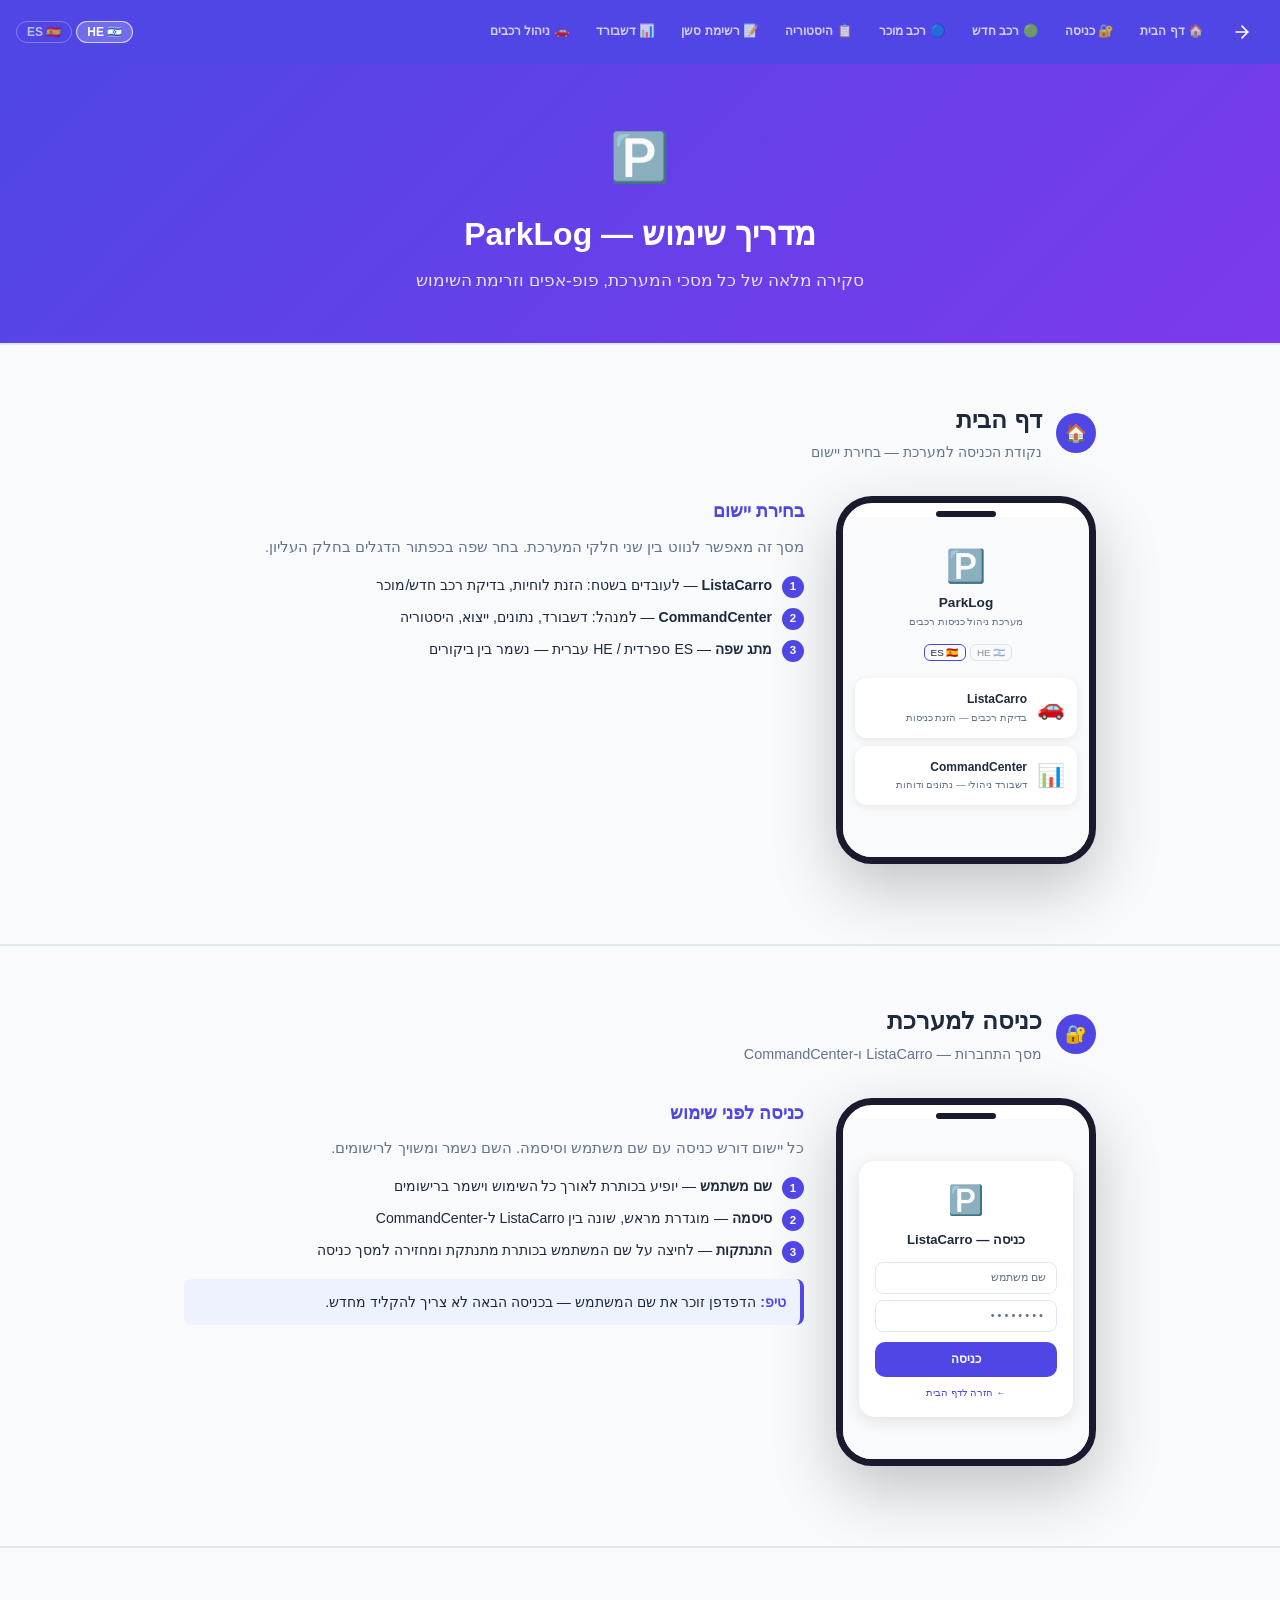
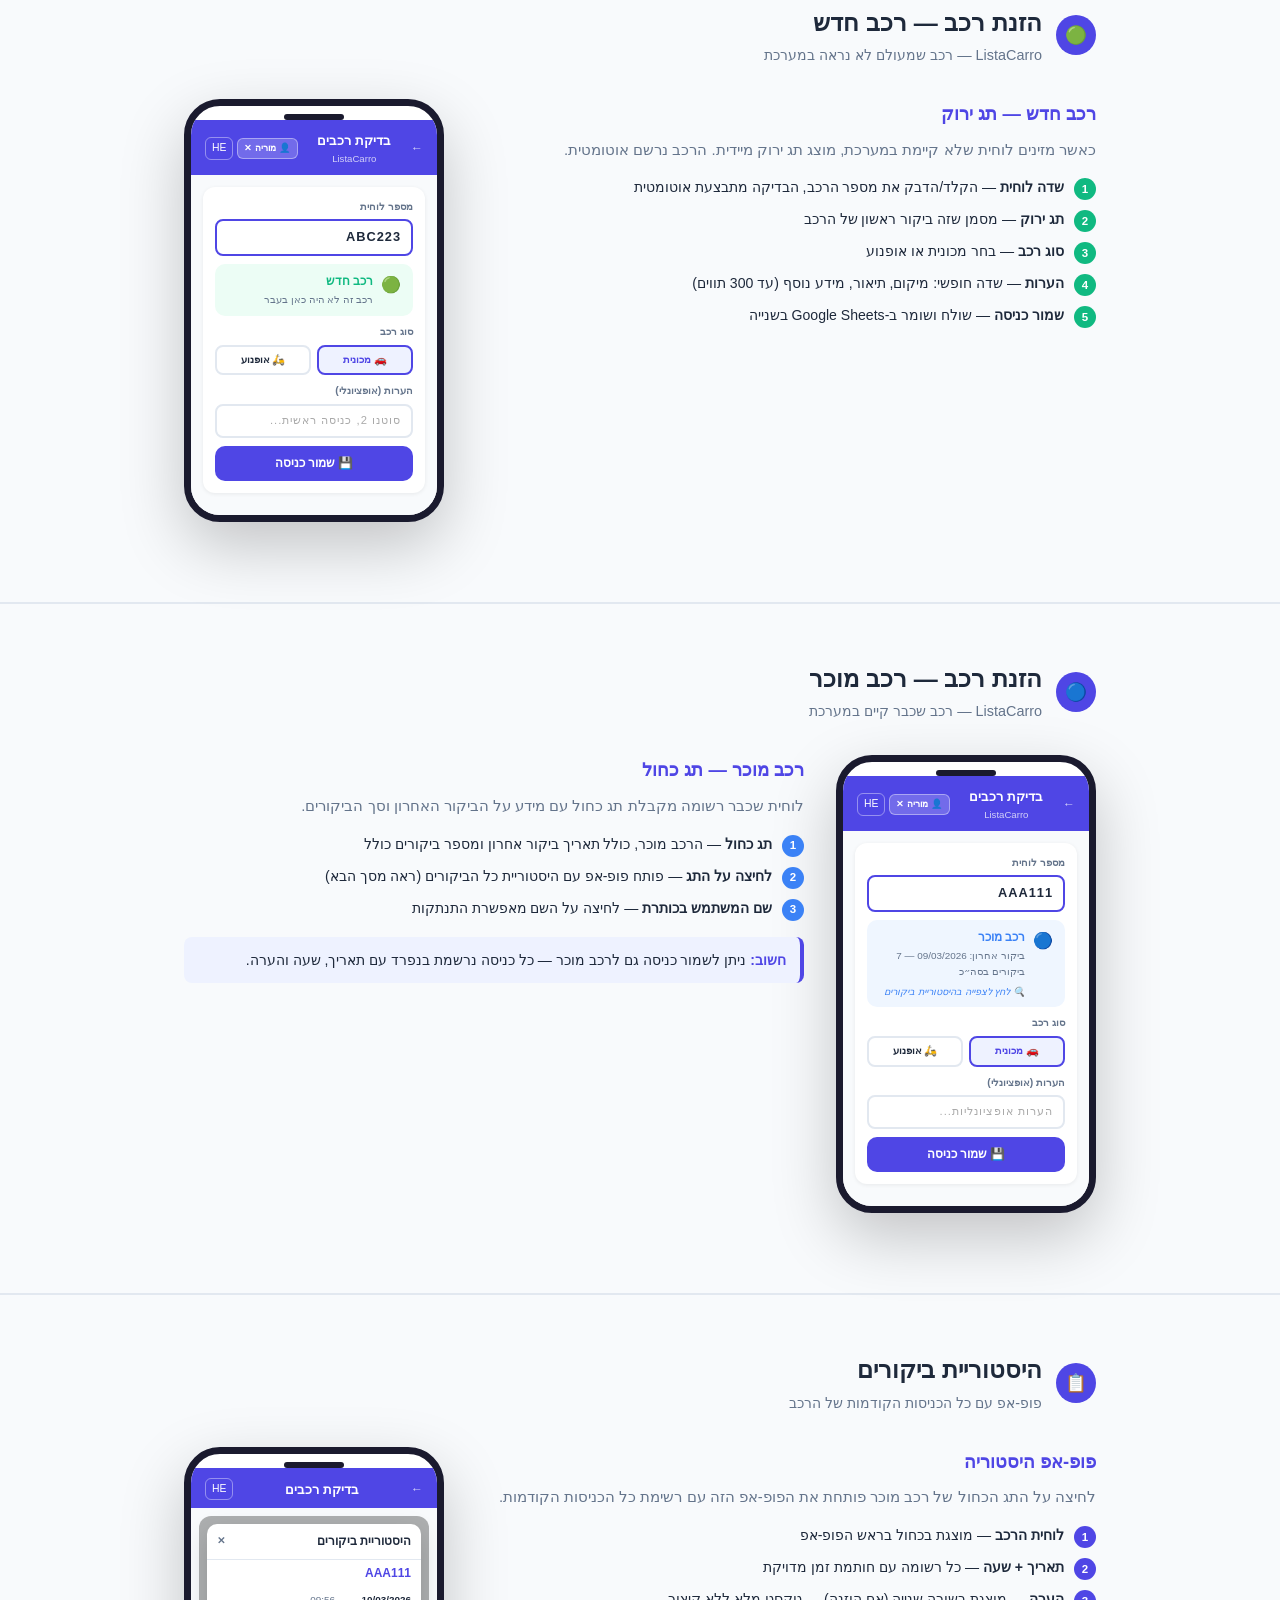
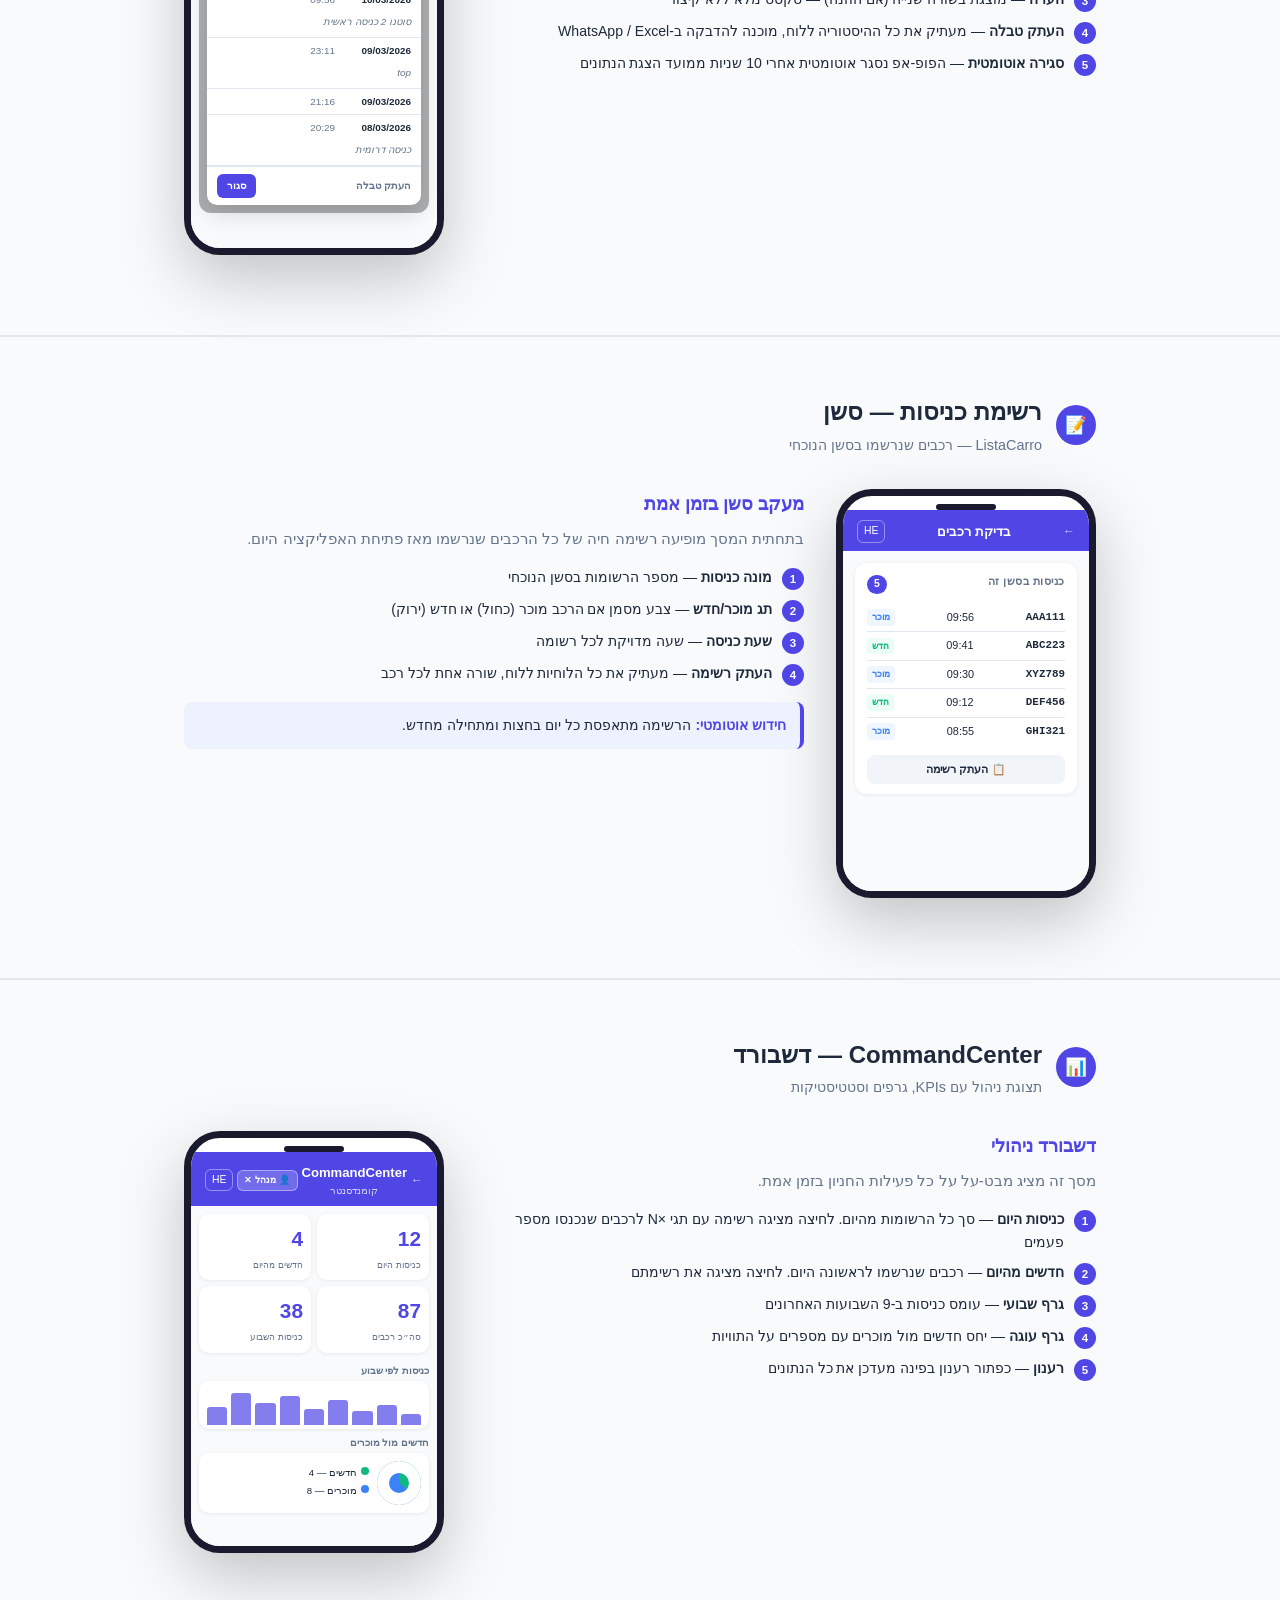
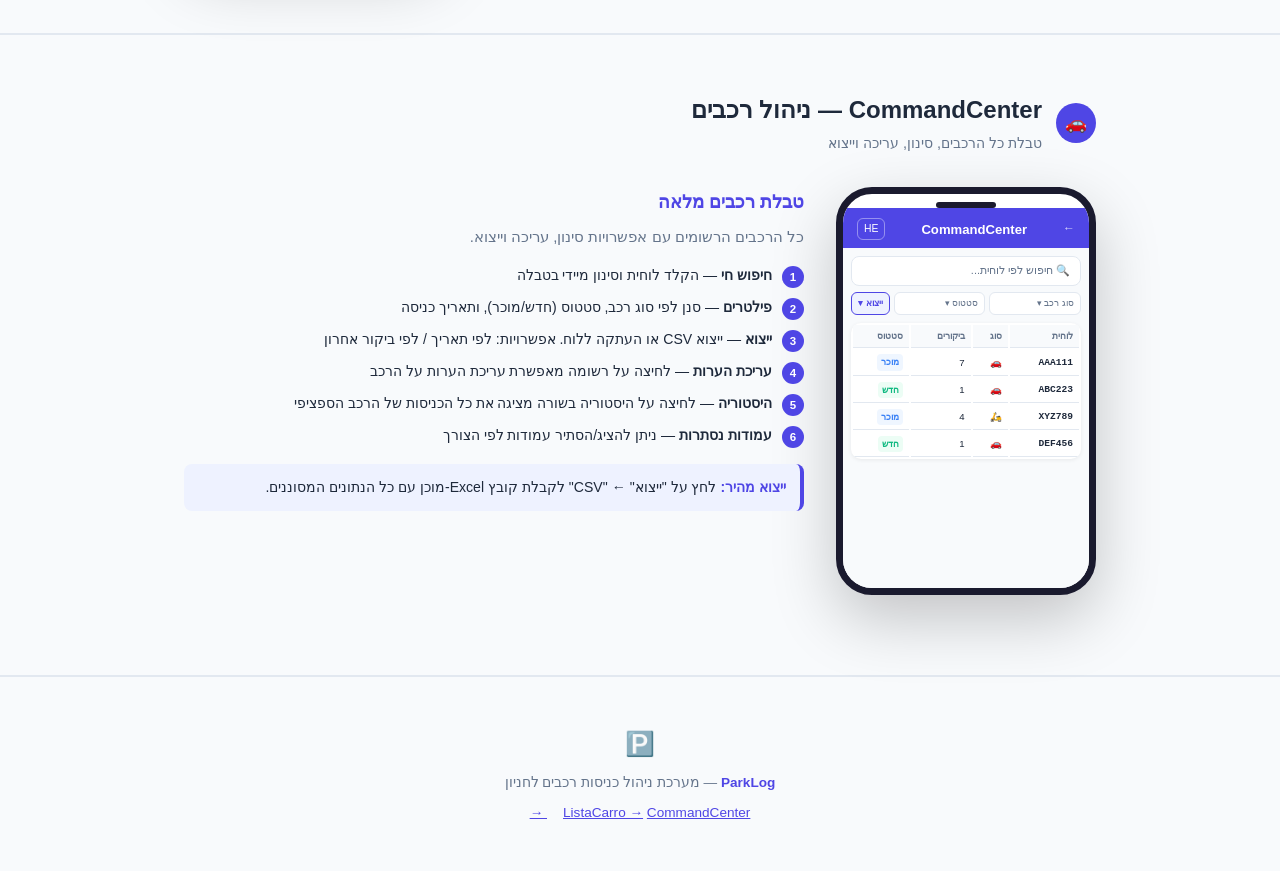
<file: tutorial.html>
<!DOCTYPE html>
<html lang="he" dir="rtl">
<head>
  <meta charset="UTF-8">
  <meta name="viewport" content="width=device-width, initial-scale=1.0">
  <title>מדריך שימוש — ParkLog</title>
  <style>
    *, *::before, *::after { box-sizing: border-box; margin: 0; padding: 0; }
    :root {
      --primary: #4F46E5; --primary-light: #EEF2FF;
      --green: #10B981;   --green-light: #ECFDF5;
      --blue: #3B82F6;    --blue-light: #EFF6FF;
      --text: #1E293B; --muted: #64748B; --border: #E2E8F0; --bg: #F8FAFC;
    }
    body { font-family: -apple-system, BlinkMacSystemFont, 'Segoe UI', sans-serif; background: var(--bg); color: var(--text); line-height: 1.6; }

    /* NAV */
    .toc { position: sticky; top: 0; z-index: 100; background: var(--primary); padding: 10px 16px; display: flex; gap: 6px; align-items: center; }
    /* Only the section links scroll — the back button and lang toggle stay pinned */
    .toc-links { display: flex; gap: 6px; align-items: center; flex: 1; min-width: 0; overflow-x: auto; scrollbar-width: none; }
    .toc-links::-webkit-scrollbar { display: none; }
    .toc a { color: rgba(255,255,255,0.75); text-decoration: none; font-size: 0.78rem; font-weight: 600; white-space: nowrap; padding: 4px 10px; border-radius: 20px; transition: all .2s; }
    .toc a:hover { color: #fff; background: rgba(255,255,255,0.15); }
    /* Back button — mirrors .header-left/.header-back in style.css, which this
       self-contained page does not load. */
    .header-left { display: flex; align-items: center; flex-shrink: 0; }
    .toc .header-back { display: flex; align-items: center; justify-content: center; min-width: 44px; min-height: 44px; flex-shrink: 0; color: #fff; text-decoration: none; padding: 0; border-radius: 20px; }
    .toc .header-back:hover { background: rgba(255,255,255,0.15); }
    [dir="rtl"] .header-back svg { transform: scaleX(-1); }
    .lang-toggle-tut { display: inline-flex; flex-direction: row !important; direction: ltr !important; gap: 4px; flex-shrink: 0; }
    .lang-btn { color: rgba(255,255,255,0.65); background: none; border: 1.5px solid rgba(255,255,255,0.3); font-size: 0.75rem; font-weight: 700; padding: 3px 10px; border-radius: 20px; cursor: pointer; transition: all .2s; white-space: nowrap; }
    .lang-btn.active { color: #fff; background: rgba(255,255,255,0.2); border-color: rgba(255,255,255,0.7); }
    .lang-btn:hover:not(.active) { color: #fff; }

    /* HERO */
    .hero { background: linear-gradient(135deg, #4F46E5 0%, #7C3AED 100%); color: #fff; text-align: center; padding: 56px 24px 48px; }
    .hero-logo { font-size: 3rem; margin-bottom: 12px; }
    .hero h1 { font-size: 2rem; font-weight: 800; margin-bottom: 8px; }
    .hero p { font-size: 1.05rem; opacity: 0.85; max-width: 480px; margin: 0 auto; }

    /* SECTION */
    .section { max-width: 960px; margin: 0 auto; padding: 56px 24px 32px; }
    .section-header { display: flex; align-items: center; gap: 14px; margin-bottom: 32px; }
    .section-num { width: 40px; height: 40px; background: var(--primary); color: #fff; border-radius: 50%; display: flex; align-items: center; justify-content: center; font-size: 1.1rem; font-weight: 800; flex-shrink: 0; }
    .section-header h2 { font-size: 1.5rem; font-weight: 800; }
    .section-header p { font-size: 0.9rem; color: var(--muted); margin-top: 2px; }
    .divider { border: none; border-top: 2px solid var(--border); margin: 0; }

    /* SCREEN CARD */
    .screen-row { display: flex; gap: 32px; align-items: flex-start; margin-bottom: 48px; flex-wrap: wrap; }
    .screen-row.reverse { flex-direction: row-reverse; }
    .screen-info { flex: 1; min-width: 240px; }
    .screen-info h3 { font-size: 1.15rem; font-weight: 700; margin-bottom: 10px; color: var(--primary); }
    .screen-info p { color: var(--muted); font-size: 0.93rem; margin-bottom: 14px; }
    .callout-list { list-style: none; display: flex; flex-direction: column; gap: 8px; }
    .callout-list li { display: flex; gap: 10px; align-items: flex-start; font-size: 0.88rem; }
    .callout-num { width: 22px; height: 22px; background: var(--primary); color: #fff; border-radius: 50%; display: flex; align-items: center; justify-content: center; font-size: 0.72rem; font-weight: 700; flex-shrink: 0; margin-top: 2px; }
    .callout-num.green { background: var(--green); }
    .callout-num.blue  { background: var(--blue); }

    /* PHONE */
    .phone-wrap { display: flex; justify-content: center; flex-shrink: 0; }
    .phone { width: 260px; border-radius: 36px; border: 7px solid #1a1a2e; box-shadow: 0 24px 64px rgba(0,0,0,.22); overflow: hidden; background: #fff; }
    .phone::before { content: ''; display: block; width: 60px; height: 6px; background: #1a1a2e; border-radius: 3px; margin: 8px auto 0; }

    /* PHONE COMPONENTS */
    .ph-header { background: var(--primary); color: #fff; padding: 10px 14px 8px; display: flex; align-items: center; justify-content: space-between; }
    .ph-back { font-size: .75rem; opacity: .8; }
    .ph-lang { font-size: .65rem; border: 1px solid rgba(255,255,255,.4); border-radius: 6px; padding: 2px 6px; }
    .ph-user-btn { background: rgba(255,255,255,.2); border: 1px solid rgba(255,255,255,.4); color: #fff; border-radius: 6px; padding: 2px 6px; font-size: .58rem; font-weight: 600; }
    .ph-body { padding: 12px; background: var(--bg); min-height: 340px; }
    .ph-card { background: #fff; border-radius: 12px; padding: 12px; margin-bottom: 10px; box-shadow: 0 1px 4px rgba(0,0,0,.07); }
    .ph-label { font-size: .65rem; font-weight: 600; color: var(--muted); margin-bottom: 4px; }
    .ph-input { border: 2px solid var(--border); border-radius: 8px; padding: 6px 10px; font-size: .8rem; font-weight: 700; letter-spacing: 1px; margin-bottom: 8px; background: #fff; }
    .ph-input.focused { border-color: var(--primary); }
    .ph-badge { border-radius: 10px; padding: 8px 12px; display: flex; gap: 8px; align-items: flex-start; margin-bottom: 8px; }
    .ph-badge.new { background: var(--green-light); }
    .ph-badge.known { background: var(--blue-light); }
    .ph-badge-icon { font-size: 1rem; flex-shrink: 0; }
    .ph-badge-title { font-size: .72rem; font-weight: 700; }
    .ph-badge-sub { font-size: .62rem; color: var(--muted); margin-top: 2px; }
    .ph-badge-hint { font-size: .6rem; color: var(--blue); margin-top: 4px; font-style: italic; }
    .ph-btn { background: var(--primary); color: #fff; border-radius: 10px; padding: 8px 14px; font-size: .75rem; font-weight: 700; text-align: center; margin-top: 6px; }
    .ph-btn.block { display: block; width: 100%; }
    .ph-type-row { display: flex; gap: 6px; margin-bottom: 8px; }
    .ph-type-btn { flex: 1; text-align: center; padding: 5px; border-radius: 8px; font-size: .65rem; font-weight: 600; border: 2px solid var(--border); background: #fff; }
    .ph-type-btn.active { border-color: var(--primary); background: var(--primary-light); color: var(--primary); }
    .ph-section-title { font-size: .68rem; font-weight: 700; color: var(--muted); text-transform: uppercase; letter-spacing: .5px; margin-bottom: 6px; }
    .ph-session-item { display: flex; justify-content: space-between; align-items: center; padding: 5px 0; border-bottom: 1px solid var(--border); font-size: .68rem; }
    .ph-session-placa { font-weight: 700; font-family: monospace; }
    .ph-session-badge { font-size: .58rem; border-radius: 4px; padding: 1px 5px; font-weight: 700; }
    .ph-session-badge.known { background: var(--blue-light); color: var(--blue); }
    .ph-session-badge.new  { background: var(--green-light); color: var(--green); }
    .ph-modal-overlay { background: rgba(0,0,0,.3); border-radius: 12px; padding: 8px; margin-bottom: 8px; }
    .ph-modal { background: #fff; border-radius: 10px; overflow: hidden; box-shadow: 0 8px 24px rgba(0,0,0,.15); }
    .ph-modal-header { display: flex; justify-content: space-between; align-items: center; padding: 8px 10px; border-bottom: 1px solid var(--border); }
    .ph-modal-header span { font-size: .72rem; font-weight: 700; }
    .ph-modal-header .ph-close { font-size: .65rem; color: var(--muted); }
    .ph-modal-plate { padding: 4px 10px; font-size: .75rem; font-weight: 800; color: var(--primary); }
    .ph-history-row { display: flex; gap: 6px; padding: 5px 10px; border-bottom: 1px solid var(--border); font-size: .62rem; flex-wrap: wrap; }
    .ph-history-date { font-weight: 700; min-width: 70px; }
    .ph-history-time { color: var(--muted); }
    .ph-history-note { color: var(--muted); font-style: italic; flex: 0 0 100%; padding-bottom: 2px; }
    .ph-modal-footer { display: flex; justify-content: space-between; align-items: center; padding: 7px 10px; border-top: 1px solid var(--border); }
    .ph-modal-footer .ph-copy-btn { font-size: .62rem; color: var(--muted); font-weight: 600; }
    .ph-modal-footer .ph-close-btn { background: var(--primary); color: #fff; border-radius: 6px; padding: 4px 10px; font-size: .62rem; font-weight: 700; }
    .ph-kpi-grid { display: grid; grid-template-columns: 1fr 1fr; gap: 6px; margin-bottom: 10px; }
    .ph-kpi { background: #fff; border-radius: 10px; padding: 8px; box-shadow: 0 1px 4px rgba(0,0,0,.07); }
    .ph-kpi-val { font-size: 1.3rem; font-weight: 800; color: var(--primary); }
    .ph-kpi-lbl { font-size: .58rem; color: var(--muted); margin-top: 2px; }
    .ph-chart-bar { display: flex; align-items: flex-end; gap: 4px; height: 48px; background: #fff; border-radius: 10px; padding: 8px 8px 4px; margin-bottom: 6px; box-shadow: 0 1px 4px rgba(0,0,0,.07); }
    .ph-bar { flex: 1; background: var(--primary); border-radius: 3px 3px 0 0; opacity: .7; }
    .ph-donut-wrap { background: #fff; border-radius: 10px; padding: 8px; display: flex; align-items: center; gap: 8px; box-shadow: 0 1px 4px rgba(0,0,0,.07); }
    .ph-donut { width: 44px; height: 44px; border-radius: 50%; background: conic-gradient(var(--green) 0% 35%, var(--blue) 35% 100%); flex-shrink: 0; box-shadow: inset 0 0 0 12px #fff; }
    .ph-donut-legend { font-size: .6rem; }
    .ph-donut-legend div { display: flex; align-items: center; gap: 4px; margin-bottom: 3px; }
    .ph-dot { width: 8px; height: 8px; border-radius: 50%; flex-shrink: 0; }
    .ph-table { width: 100%; font-size: .58rem; }
    .ph-table th { background: var(--bg); padding: 4px 6px; text-align: right; color: var(--muted); font-weight: 600; border-bottom: 1px solid var(--border); }
    .ph-table td { padding: 4px 6px; border-bottom: 1px solid var(--border); font-size: .6rem; }
    .ph-status { display: inline-block; padding: 1px 4px; border-radius: 4px; font-weight: 700; font-size: .55rem; }
    .ph-status.known { background: var(--blue-light); color: var(--blue); }
    .ph-status.new   { background: var(--green-light); color: var(--green); }
    .ph-login-body { padding: 20px 16px; background: var(--bg); min-height: 340px; display: flex; align-items: center; }
    .ph-login-card { background: #fff; border-radius: 16px; padding: 16px; width: 100%; box-shadow: 0 4px 16px rgba(0,0,0,.1); text-align: center; }
    .ph-login-logo { font-size: 1.8rem; margin-bottom: 6px; }
    .ph-login-title { font-size: .82rem; font-weight: 700; margin-bottom: 12px; }
    .ph-login-field { border: 1.5px solid var(--border); border-radius: 8px; padding: 6px 10px; font-size: .7rem; margin-bottom: 6px; text-align: right; width: 100%; color: var(--muted); }
    .ph-landing-body { padding: 14px 12px; background: var(--bg); min-height: 340px; }
    .ph-landing-hero { text-align: center; padding: 10px 0 14px; }
    .ph-landing-logo { font-size: 2rem; }
    .ph-landing-title { font-size: .85rem; font-weight: 800; }
    .ph-landing-sub { font-size: .62rem; color: var(--muted); }
    .ph-landing-card { background: #fff; border-radius: 12px; padding: 12px; margin-bottom: 8px; box-shadow: 0 2px 8px rgba(0,0,0,.08); display: flex; gap: 10px; align-items: center; }
    .ph-landing-icon { font-size: 1.4rem; }
    .ph-landing-card h5 { font-size: .75rem; font-weight: 700; }
    .ph-landing-card p  { font-size: .6rem; color: var(--muted); }

    /* TIP BOX */
    .tip-box { background: var(--primary-light); border-right: 4px solid var(--primary); border-radius: 8px; padding: 12px 14px; font-size: .88rem; margin-top: 16px; color: var(--text); }
    .tip-box strong { color: var(--primary); }
    [dir="ltr"] .tip-box { border-right: none; border-left: 4px solid var(--primary); }

    /* FOOTER */
    .footer { text-align: center; padding: 48px 24px; color: var(--muted); font-size: .85rem; }
    .footer strong { color: var(--primary); }

    @media (max-width: 640px) {
      .screen-row, .screen-row.reverse { flex-direction: column; align-items: center; }
      .hero h1 { font-size: 1.5rem; }
      .section { padding: 36px 16px 24px; }
    }
  </style>
</head>
<body>

<!-- NAV -->
<nav class="toc">
  <div class="header-left">
    <a href="index2.html" class="header-back" aria-label="Back">
      <svg xmlns="http://www.w3.org/2000/svg" width="20" height="20" viewBox="0 0 24 24" fill="none" stroke="currentColor" stroke-width="2" stroke-linecap="round" stroke-linejoin="round" aria-hidden="true"><path d="m12 19-7-7 7-7"/><path d="M19 12H5"/></svg>
    </a>
  </div>
  <div class="toc-links">
  <a href="#s0" data-t="nav.s0">🏠 דף הבית</a>
  <a href="#s1" data-t="nav.s1">🔐 כניסה</a>
  <a href="#s2" data-t="nav.s2">🟢 רכב חדש</a>
  <a href="#s3" data-t="nav.s3">🔵 רכב מוכר</a>
  <a href="#s4" data-t="nav.s4">📋 היסטוריה</a>
  <a href="#s5" data-t="nav.s5">📝 רשימת סשן</a>
  <a href="#s6" data-t="nav.s6">📊 דשבורד</a>
  <a href="#s7" data-t="nav.s7">🚗 ניהול רכבים</a>
  </div>
  <div class="lang-toggle-tut">
    <button class="lang-btn" data-lang="es" onclick="switchLang('es')">ES 🇪🇸</button>
    <button class="lang-btn active" data-lang="he" onclick="switchLang('he')">HE 🇮🇱</button>
  </div>
</nav>

<!-- HERO -->
<div class="hero">
  <div class="hero-logo">🅿️</div>
  <h1 data-t="hero.title">מדריך שימוש — ParkLog</h1>
  <p data-t="hero.sub">סקירה מלאה של כל מסכי המערכת, פופ-אפים וזרימת השימוש</p>
</div>
<hr class="divider">

<!-- ══ S0: Landing ══ -->
<section class="section" id="s0">
  <div class="section-header">
    <div class="section-num">🏠</div>
    <div>
      <h2 data-t="s0.h2">דף הבית</h2>
      <p data-t="s0.sub">נקודת הכניסה למערכת — בחירת יישום</p>
    </div>
  </div>
  <div class="screen-row">
    <div class="phone-wrap"><div class="phone">
      <div class="ph-landing-body">
        <div class="ph-landing-hero">
          <div class="ph-landing-logo">🅿️</div>
          <div class="ph-landing-title">ParkLog</div>
          <div class="ph-landing-sub" data-t="ph.s0.sub">מערכת ניהול כניסות רכבים</div>
          <div style="margin-top:8px">
            <span style="border:1.5px solid #4F46E5;border-radius:6px;padding:2px 6px;font-size:.62rem;margin-left:4px">ES 🇪🇸</span>
            <span style="border:1.5px solid #ccc;border-radius:6px;padding:2px 6px;font-size:.62rem;opacity:.5">HE 🇮🇱</span>
          </div>
        </div>
        <div class="ph-landing-card"><div class="ph-landing-icon">🚗</div><div><h5>ListaCarro</h5><p data-t="ph.s0.ve">בדיקת רכבים — הזנת כניסות</p></div></div>
        <div class="ph-landing-card"><div class="ph-landing-icon">📊</div><div><h5>CommandCenter</h5><p data-t="ph.s0.cc">דשבורד ניהולי — נתונים ודוחות</p></div></div>
      </div>
    </div></div>
    <div class="screen-info">
      <h3 data-t="s0.h3">בחירת יישום</h3>
      <p data-t="s0.p">מסך זה מאפשר לנווט בין שני חלקי המערכת. בחר שפה בכפתור הדגלים בחלק העליון.</p>
      <ul class="callout-list">
        <li><div class="callout-num">1</div><span data-t="s0.c1"><strong>ListaCarro</strong> — לעובדים בשטח: הזנת לוחיות, בדיקת רכב חדש/מוכר</span></li>
        <li><div class="callout-num">2</div><span data-t="s0.c2"><strong>CommandCenter</strong> — למנהל: דשבורד, נתונים, ייצוא, היסטוריה</span></li>
        <li><div class="callout-num">3</div><span data-t="s0.c3"><strong>מתג שפה</strong> — ES ספרדית / HE עברית — נשמר בין ביקורים</span></li>
      </ul>
    </div>
  </div>
</section>
<hr class="divider">

<!-- ══ S1: Login ══ -->
<section class="section" id="s1">
  <div class="section-header">
    <div class="section-num">🔐</div>
    <div>
      <h2 data-t="s1.h2">כניסה למערכת</h2>
      <p data-t="s1.sub">מסך התחברות — ListaCarro ו-CommandCenter</p>
    </div>
  </div>
  <div class="screen-row">
    <div class="phone-wrap"><div class="phone">
      <div class="ph-login-body"><div class="ph-login-card">
        <div class="ph-login-logo">🅿️</div>
        <div class="ph-login-title" data-t="ph.s1.title">כניסה — ListaCarro</div>
        <div class="ph-login-field" data-t="ph.s1.user">שם משתמש</div>
        <div class="ph-login-field" style="margin-bottom:10px;letter-spacing:3px">••••••••</div>
        <div class="ph-btn block" style="font-size:.75rem" data-t="ph.s1.btn">כניסה</div>
        <div style="margin-top:8px;font-size:.62rem;color:#4F46E5;text-align:center" data-t="ph.s1.back">← חזרה לדף הבית</div>
      </div></div>
    </div></div>
    <div class="screen-info">
      <h3 data-t="s1.h3">כניסה לפני שימוש</h3>
      <p data-t="s1.p">כל יישום דורש כניסה עם שם משתמש וסיסמה. השם נשמר ומשויך לרישומים.</p>
      <ul class="callout-list">
        <li><div class="callout-num">1</div><span data-t="s1.c1"><strong>שם משתמש</strong> — יופיע בכותרת לאורך כל השימוש וישמר ברישומים</span></li>
        <li><div class="callout-num">2</div><span data-t="s1.c2"><strong>סיסמה</strong> — מוגדרת מראש, שונה בין ListaCarro ל-CommandCenter</span></li>
        <li><div class="callout-num">3</div><span data-t="s1.c3"><strong>התנתקות</strong> — לחיצה על שם המשתמש בכותרת מתנתקת ומחזירה למסך כניסה</span></li>
      </ul>
      <div class="tip-box" data-t="s1.tip"><strong>טיפ:</strong> הדפדפן זוכר את שם המשתמש — בכניסה הבאה לא צריך להקליד מחדש.</div>
    </div>
  </div>
</section>
<hr class="divider">

<!-- ══ S2: New Vehicle ══ -->
<section class="section" id="s2">
  <div class="section-header">
    <div class="section-num">🟢</div>
    <div>
      <h2 data-t="s2.h2">הזנת רכב — רכב חדש</h2>
      <p data-t="s2.sub">ListaCarro — רכב שמעולם לא נראה במערכת</p>
    </div>
  </div>
  <div class="screen-row reverse">
    <div class="phone-wrap"><div class="phone">
      <div class="ph-header">
        <div class="ph-back">←</div>
        <div style="text-align:center">
          <div style="font-size:.82rem;font-weight:700" data-t="ph.ve.title">בדיקת רכבים</div>
          <div style="font-size:.6rem;opacity:.75" data-t="ph.ve.subtitle">ListaCarro</div>
        </div>
        <div style="display:flex;gap:4px;align-items:center">
          <div class="ph-user-btn" data-t="ph.user">👤 מוריה ✕</div>
          <div class="ph-lang" data-t="ph.lang">HE</div>
        </div>
      </div>
      <div class="ph-body"><div class="ph-card">
        <div class="ph-label" data-t="ph.label.plate">מספר לוחית</div>
        <div class="ph-input focused">ABC223</div>
        <div class="ph-badge new">
          <div class="ph-badge-icon">🟢</div>
          <div>
            <div class="ph-badge-title" style="color:#10B981" data-t="ph.badge.new.title">רכב חדש</div>
            <div class="ph-badge-sub" data-t="ph.badge.new.sub">רכב זה לא היה כאן בעבר</div>
          </div>
        </div>
        <div class="ph-label" data-t="ph.label.tipo">סוג רכב</div>
        <div class="ph-type-row">
          <div class="ph-type-btn active" data-t="ph.tipo.auto">🚗 מכונית</div>
          <div class="ph-type-btn" data-t="ph.tipo.moto">🛵 אופנוע</div>
        </div>
        <div class="ph-label" data-t="ph.label.notes">הערות (אופציונלי)</div>
        <div class="ph-input" style="color:#aaa;font-weight:400;font-size:.7rem" data-t="ph.notes.ph">סוטנו 2, כניסה ראשית...</div>
        <div class="ph-btn block" data-t="ph.btn.save">💾 שמור כניסה</div>
      </div></div>
    </div></div>
    <div class="screen-info">
      <h3 data-t="s2.h3">רכב חדש — תג ירוק</h3>
      <p data-t="s2.p">כאשר מזינים לוחית שלא קיימת במערכת, מוצג תג ירוק מיידית. הרכב נרשם אוטומטית.</p>
      <ul class="callout-list">
        <li><div class="callout-num green">1</div><span data-t="s2.c1"><strong>שדה לוחית</strong> — הקלד/הדבק את מספר הרכב, הבדיקה מתבצעת אוטומטית</span></li>
        <li><div class="callout-num green">2</div><span data-t="s2.c2"><strong>תג ירוק</strong> — מסמן שזה ביקור ראשון של הרכב</span></li>
        <li><div class="callout-num green">3</div><span data-t="s2.c3"><strong>סוג רכב</strong> — בחר מכונית או אופנוע</span></li>
        <li><div class="callout-num green">4</div><span data-t="s2.c4"><strong>הערות</strong> — שדה חופשי: מיקום, תיאור, מידע נוסף (עד 300 תווים)</span></li>
        <li><div class="callout-num green">5</div><span data-t="s2.c5"><strong>שמור כניסה</strong> — שולח ושומר ב-Google Sheets בשנייה</span></li>
      </ul>
    </div>
  </div>
</section>
<hr class="divider">

<!-- ══ S3: Known Vehicle ══ -->
<section class="section" id="s3">
  <div class="section-header">
    <div class="section-num">🔵</div>
    <div>
      <h2 data-t="s3.h2">הזנת רכב — רכב מוכר</h2>
      <p data-t="s3.sub">ListaCarro — רכב שכבר קיים במערכת</p>
    </div>
  </div>
  <div class="screen-row">
    <div class="phone-wrap"><div class="phone">
      <div class="ph-header">
        <div class="ph-back">←</div>
        <div style="text-align:center">
          <div style="font-size:.82rem;font-weight:700" data-t="ph.ve.title">בדיקת רכבים</div>
          <div style="font-size:.6rem;opacity:.75" data-t="ph.ve.subtitle">ListaCarro</div>
        </div>
        <div style="display:flex;gap:4px;align-items:center">
          <div class="ph-user-btn" data-t="ph.user">👤 מוריה ✕</div>
          <div class="ph-lang" data-t="ph.lang">HE</div>
        </div>
      </div>
      <div class="ph-body"><div class="ph-card">
        <div class="ph-label" data-t="ph.label.plate">מספר לוחית</div>
        <div class="ph-input focused">AAA111</div>
        <div class="ph-badge known" style="cursor:pointer">
          <div class="ph-badge-icon">🔵</div>
          <div>
            <div class="ph-badge-title" style="color:#3B82F6" data-t="ph.badge.known.title">רכב מוכר</div>
            <div class="ph-badge-sub" data-t="ph.badge.known.sub">ביקור אחרון: 09/03/2026 — 7 ביקורים בסה"כ</div>
            <div class="ph-badge-hint" data-t="ph.badge.known.hint">🔍 לחץ לצפייה בהיסטוריית ביקורים</div>
          </div>
        </div>
        <div class="ph-label" data-t="ph.label.tipo">סוג רכב</div>
        <div class="ph-type-row">
          <div class="ph-type-btn active" data-t="ph.tipo.auto">🚗 מכונית</div>
          <div class="ph-type-btn" data-t="ph.tipo.moto">🛵 אופנוע</div>
        </div>
        <div class="ph-label" data-t="ph.label.notes">הערות (אופציונלי)</div>
        <div class="ph-input" style="color:#aaa;font-weight:400;font-size:.7rem" data-t="ph.notes.ph2">הערות אופציונליות...</div>
        <div class="ph-btn block" data-t="ph.btn.save">💾 שמור כניסה</div>
      </div></div>
    </div></div>
    <div class="screen-info">
      <h3 data-t="s3.h3">רכב מוכר — תג כחול</h3>
      <p data-t="s3.p">לוחית שכבר רשומה מקבלת תג כחול עם מידע על הביקור האחרון וסך הביקורים.</p>
      <ul class="callout-list">
        <li><div class="callout-num blue">1</div><span data-t="s3.c1"><strong>תג כחול</strong> — הרכב מוכר, כולל תאריך ביקור אחרון ומספר ביקורים כולל</span></li>
        <li><div class="callout-num blue">2</div><span data-t="s3.c2"><strong>לחיצה על התג</strong> — פותח פופ-אפ עם היסטוריית כל הביקורים (ראה מסך הבא)</span></li>
        <li><div class="callout-num blue">3</div><span data-t="s3.c3"><strong>שם המשתמש בכותרת</strong> — לחיצה על השם מאפשרת התנתקות</span></li>
      </ul>
      <div class="tip-box" data-t="s3.tip"><strong>חשוב:</strong> ניתן לשמור כניסה גם לרכב מוכר — כל כניסה נרשמת בנפרד עם תאריך, שעה והערה.</div>
    </div>
  </div>
</section>
<hr class="divider">

<!-- ══ S4: History ══ -->
<section class="section" id="s4">
  <div class="section-header">
    <div class="section-num">📋</div>
    <div>
      <h2 data-t="s4.h2">היסטוריית ביקורים</h2>
      <p data-t="s4.sub">פופ-אפ עם כל הכניסות הקודמות של הרכב</p>
    </div>
  </div>
  <div class="screen-row reverse">
    <div class="phone-wrap"><div class="phone">
      <div class="ph-header">
        <div class="ph-back">←</div>
        <div style="text-align:center">
          <div style="font-size:.82rem;font-weight:700" data-t="ph.ve.title">בדיקת רכבים</div>
        </div>
        <div class="ph-lang" data-t="ph.lang">HE</div>
      </div>
      <div class="ph-body" style="padding:8px">
        <div class="ph-modal-overlay"><div class="ph-modal">
          <div class="ph-modal-header">
            <span data-t="ph.history.title">היסטוריית ביקורים</span>
            <span class="ph-close">✕</span>
          </div>
          <div class="ph-modal-plate">AAA111</div>
          <div class="ph-history-row">
            <span class="ph-history-date">10/03/2026</span>
            <span class="ph-history-time">09:56</span>
            <span class="ph-history-note" data-t="ph.history.note1">סוטנו 2 כניסה ראשית</span>
          </div>
          <div class="ph-history-row">
            <span class="ph-history-date">09/03/2026</span>
            <span class="ph-history-time">23:11</span>
            <span class="ph-history-note">top</span>
          </div>
          <div class="ph-history-row">
            <span class="ph-history-date">09/03/2026</span>
            <span class="ph-history-time">21:16</span>
          </div>
          <div class="ph-history-row">
            <span class="ph-history-date">08/03/2026</span>
            <span class="ph-history-time">20:29</span>
            <span class="ph-history-note" data-t="ph.history.note2">כניסה דרומית</span>
          </div>
          <div class="ph-modal-footer">
            <span class="ph-copy-btn" data-t="ph.copy.table">העתק טבלה</span>
            <span class="ph-close-btn" data-t="ph.close">סגור</span>
          </div>
        </div></div>
      </div>
    </div></div>
    <div class="screen-info">
      <h3 data-t="s4.h3">פופ-אפ היסטוריה</h3>
      <p data-t="s4.p">לחיצה על התג הכחול של רכב מוכר פותחת את הפופ-אפ הזה עם רשימת כל הכניסות הקודמות.</p>
      <ul class="callout-list">
        <li><div class="callout-num">1</div><span data-t="s4.c1"><strong>לוחית הרכב</strong> — מוצגת בכחול בראש הפופ-אפ</span></li>
        <li><div class="callout-num">2</div><span data-t="s4.c2"><strong>תאריך + שעה</strong> — כל רשומה עם חותמת זמן מדויקת</span></li>
        <li><div class="callout-num">3</div><span data-t="s4.c3"><strong>הערה</strong> — מוצגת בשורה שנייה (אם הוזנה) — טקסט מלא ללא קיצור</span></li>
        <li><div class="callout-num">4</div><span data-t="s4.c4"><strong>העתק טבלה</strong> — מעתיק את כל ההיסטוריה ללוח, מוכנה להדבקה ב-WhatsApp / Excel</span></li>
        <li><div class="callout-num">5</div><span data-t="s4.c5"><strong>סגירה אוטומטית</strong> — הפופ-אפ נסגר אוטומטית אחרי 10 שניות ממועד הצגת הנתונים</span></li>
      </ul>
    </div>
  </div>
</section>
<hr class="divider">

<!-- ══ S5: Session ══ -->
<section class="section" id="s5">
  <div class="section-header">
    <div class="section-num">📝</div>
    <div>
      <h2 data-t="s5.h2">רשימת כניסות — סשן</h2>
      <p data-t="s5.sub">ListaCarro — רכבים שנרשמו בסשן הנוכחי</p>
    </div>
  </div>
  <div class="screen-row">
    <div class="phone-wrap"><div class="phone">
      <div class="ph-header">
        <div class="ph-back">←</div>
        <div style="text-align:center">
          <div style="font-size:.82rem;font-weight:700" data-t="ph.ve.title">בדיקת רכבים</div>
        </div>
        <div class="ph-lang" data-t="ph.lang">HE</div>
      </div>
      <div class="ph-body"><div class="ph-card" style="padding:10px 12px">
        <div style="display:flex;justify-content:space-between;align-items:center;margin-bottom:8px">
          <div class="ph-section-title" data-t="ph.session.title">כניסות בסשן זה</div>
          <div style="background:var(--primary);color:#fff;border-radius:10px;padding:1px 7px;font-size:.65rem;font-weight:700">5</div>
        </div>
        <div class="ph-session-item"><span class="ph-session-placa">AAA111</span><span>09:56</span><span class="ph-session-badge known" data-t="ph.badge.known.sm">מוכר</span></div>
        <div class="ph-session-item"><span class="ph-session-placa">ABC223</span><span>09:41</span><span class="ph-session-badge new" data-t="ph.badge.new.sm">חדש</span></div>
        <div class="ph-session-item"><span class="ph-session-placa">XYZ789</span><span>09:30</span><span class="ph-session-badge known" data-t="ph.badge.known.sm">מוכר</span></div>
        <div class="ph-session-item"><span class="ph-session-placa">DEF456</span><span>09:12</span><span class="ph-session-badge new" data-t="ph.badge.new.sm">חדש</span></div>
        <div class="ph-session-item" style="border:none"><span class="ph-session-placa">GHI321</span><span>08:55</span><span class="ph-session-badge known" data-t="ph.badge.known.sm">מוכר</span></div>
        <div class="ph-btn" style="margin-top:10px;background:#F1F5F9;color:var(--text);font-size:.68rem;border-radius:8px;padding:6px;text-align:center" data-t="ph.copy.list">📋 העתק רשימה</div>
      </div></div>
    </div></div>
    <div class="screen-info">
      <h3 data-t="s5.h3">מעקב סשן בזמן אמת</h3>
      <p data-t="s5.p">בתחתית המסך מופיעה רשימה חיה של כל הרכבים שנרשמו מאז פתיחת האפליקציה היום.</p>
      <ul class="callout-list">
        <li><div class="callout-num">1</div><span data-t="s5.c1"><strong>מונה כניסות</strong> — מספר הרשומות בסשן הנוכחי</span></li>
        <li><div class="callout-num">2</div><span data-t="s5.c2"><strong>תג מוכר/חדש</strong> — צבע מסמן אם הרכב מוכר (כחול) או חדש (ירוק)</span></li>
        <li><div class="callout-num">3</div><span data-t="s5.c3"><strong>שעת כניסה</strong> — שעה מדויקת לכל רשומה</span></li>
        <li><div class="callout-num">4</div><span data-t="s5.c4"><strong>העתק רשימה</strong> — מעתיק את כל הלוחיות ללוח, שורה אחת לכל רכב</span></li>
      </ul>
      <div class="tip-box" data-t="s5.tip"><strong>חידוש אוטומטי:</strong> הרשימה מתאפסת כל יום בחצות ומתחילה מחדש.</div>
    </div>
  </div>
</section>
<hr class="divider">

<!-- ══ S6: Dashboard ══ -->
<section class="section" id="s6">
  <div class="section-header">
    <div class="section-num">📊</div>
    <div>
      <h2 data-t="s6.h2">CommandCenter — דשבורד</h2>
      <p data-t="s6.sub">תצוגת ניהול עם KPIs, גרפים וסטטיסטיקות</p>
    </div>
  </div>
  <div class="screen-row reverse">
    <div class="phone-wrap"><div class="phone">
      <div class="ph-header">
        <div class="ph-back">←</div>
        <div style="text-align:center">
          <div style="font-size:.82rem;font-weight:700">CommandCenter</div>
          <div style="font-size:.6rem;opacity:.75" data-t="ph.cc.subtitle">קומנדסנטר</div>
        </div>
        <div style="display:flex;gap:4px;align-items:center">
          <div class="ph-user-btn" data-t="ph.manager">👤 מנהל ✕</div>
          <div class="ph-lang" data-t="ph.lang.cc">HE</div>
        </div>
      </div>
      <div class="ph-body" style="padding:8px">
        <div class="ph-kpi-grid">
          <div class="ph-kpi" style="cursor:pointer"><div class="ph-kpi-val">12</div><div class="ph-kpi-lbl" data-t="ph.kpi.today">כניסות היום</div></div>
          <div class="ph-kpi" style="cursor:pointer"><div class="ph-kpi-val">4</div><div class="ph-kpi-lbl" data-t="ph.kpi.new">חדשים מהיום</div></div>
          <div class="ph-kpi"><div class="ph-kpi-val">87</div><div class="ph-kpi-lbl" data-t="ph.kpi.total">סה"כ רכבים</div></div>
          <div class="ph-kpi"><div class="ph-kpi-val">38</div><div class="ph-kpi-lbl" data-t="ph.kpi.week">כניסות השבוע</div></div>
        </div>
        <div style="font-size:.6rem;color:var(--muted);margin-bottom:3px;font-weight:600" data-t="ph.chart.weekly">כניסות לפי שבוע</div>
        <div class="ph-chart-bar">
          <div class="ph-bar" style="height:30%"></div><div class="ph-bar" style="height:55%"></div>
          <div class="ph-bar" style="height:40%"></div><div class="ph-bar" style="height:70%"></div>
          <div class="ph-bar" style="height:45%"></div><div class="ph-bar" style="height:80%"></div>
          <div class="ph-bar" style="height:60%"></div><div class="ph-bar" style="height:90%"></div>
          <div class="ph-bar" style="height:50%"></div>
        </div>
        <div style="font-size:.6rem;color:var(--muted);margin-bottom:3px;font-weight:600" data-t="ph.chart.donut">חדשים מול מוכרים</div>
        <div class="ph-donut-wrap">
          <div class="ph-donut"></div>
          <div class="ph-donut-legend">
            <div><div class="ph-dot" style="background:var(--green)"></div><span data-t="ph.legend.new">חדשים — 4</span></div>
            <div><div class="ph-dot" style="background:var(--blue)"></div><span data-t="ph.legend.known">מוכרים — 8</span></div>
          </div>
        </div>
      </div>
    </div></div>
    <div class="screen-info">
      <h3 data-t="s6.h3">דשבורד ניהולי</h3>
      <p data-t="s6.p">מסך זה מציג מבט-על על כל פעילות החניון בזמן אמת.</p>
      <ul class="callout-list">
        <li><div class="callout-num">1</div><span data-t="s6.c1"><strong>כניסות היום</strong> — סך כל הרשומות מהיום. לחיצה מציגה רשימה עם תגי ×N לרכבים שנכנסו מספר פעמים</span></li>
        <li><div class="callout-num">2</div><span data-t="s6.c2"><strong>חדשים מהיום</strong> — רכבים שנרשמו לראשונה היום. לחיצה מציגה את רשימתם</span></li>
        <li><div class="callout-num">3</div><span data-t="s6.c3"><strong>גרף שבועי</strong> — עומס כניסות ב-9 השבועות האחרונים</span></li>
        <li><div class="callout-num">4</div><span data-t="s6.c4"><strong>גרף עוגה</strong> — יחס חדשים מול מוכרים עם מספרים על התוויות</span></li>
        <li><div class="callout-num">5</div><span data-t="s6.c5"><strong>רענון</strong> — כפתור רענון בפינה מעדכן את כל הנתונים</span></li>
      </ul>
    </div>
  </div>
</section>
<hr class="divider">

<!-- ══ S7: Vehicles ══ -->
<section class="section" id="s7">
  <div class="section-header">
    <div class="section-num">🚗</div>
    <div>
      <h2 data-t="s7.h2">CommandCenter — ניהול רכבים</h2>
      <p data-t="s7.sub">טבלת כל הרכבים, סינון, עריכה וייצוא</p>
    </div>
  </div>
  <div class="screen-row">
    <div class="phone-wrap"><div class="phone">
      <div class="ph-header">
        <div class="ph-back">←</div>
        <div style="text-align:center"><div style="font-size:.82rem;font-weight:700">CommandCenter</div></div>
        <div class="ph-lang" data-t="ph.lang.cc">HE</div>
      </div>
      <div class="ph-body" style="padding:8px">
        <div style="background:#fff;border:1.5px solid var(--border);border-radius:8px;padding:5px 10px;font-size:.68rem;color:var(--muted);margin-bottom:6px" data-t="ph.search">🔍 חיפוש לפי לוחית...</div>
        <div style="display:flex;gap:4px;margin-bottom:8px">
          <div style="flex:1;background:#fff;border:1.5px solid var(--border);border-radius:6px;padding:3px 6px;font-size:.58rem;color:var(--muted)" data-t="ph.filter.tipo">סוג רכב ▾</div>
          <div style="flex:1;background:#fff;border:1.5px solid var(--border);border-radius:6px;padding:3px 6px;font-size:.58rem;color:var(--muted)" data-t="ph.filter.status">סטטוס ▾</div>
          <div style="background:#EEF2FF;border:1.5px solid var(--primary);border-radius:6px;padding:3px 6px;font-size:.58rem;color:var(--primary);font-weight:700" data-t="ph.export">ייצוא ▾</div>
        </div>
        <div style="background:#fff;border-radius:10px;overflow:hidden;box-shadow:0 1px 4px rgba(0,0,0,.07)">
          <table class="ph-table">
            <thead><tr>
              <th data-t="ph.th.plate">לוחית</th>
              <th data-t="ph.th.tipo">סוג</th>
              <th data-t="ph.th.visits">ביקורים</th>
              <th data-t="ph.th.status">סטטוס</th>
            </tr></thead>
            <tbody>
              <tr><td style="font-family:monospace;font-weight:700">AAA111</td><td>🚗</td><td>7</td><td><span class="ph-status known" data-t="ph.status.known">מוכר</span></td></tr>
              <tr><td style="font-family:monospace;font-weight:700">ABC223</td><td>🚗</td><td>1</td><td><span class="ph-status new" data-t="ph.status.new">חדש</span></td></tr>
              <tr><td style="font-family:monospace;font-weight:700">XYZ789</td><td>🛵</td><td>4</td><td><span class="ph-status known" data-t="ph.status.known">מוכר</span></td></tr>
              <tr><td style="font-family:monospace;font-weight:700">DEF456</td><td>🚗</td><td>1</td><td><span class="ph-status new" data-t="ph.status.new">חדש</span></td></tr>
            </tbody>
          </table>
        </div>
      </div>
    </div></div>
    <div class="screen-info">
      <h3 data-t="s7.h3">טבלת רכבים מלאה</h3>
      <p data-t="s7.p">כל הרכבים הרשומים עם אפשרויות סינון, עריכה וייצוא.</p>
      <ul class="callout-list">
        <li><div class="callout-num">1</div><span data-t="s7.c1"><strong>חיפוש חי</strong> — הקלד לוחית וסינון מיידי בטבלה</span></li>
        <li><div class="callout-num">2</div><span data-t="s7.c2"><strong>פילטרים</strong> — סנן לפי סוג רכב, סטטוס (חדש/מוכר), ותאריך כניסה</span></li>
        <li><div class="callout-num">3</div><span data-t="s7.c3"><strong>ייצוא</strong> — ייצוא CSV או העתקה ללוח. אפשרויות: לפי תאריך / לפי ביקור אחרון</span></li>
        <li><div class="callout-num">4</div><span data-t="s7.c4"><strong>עריכת הערות</strong> — לחיצה על רשומה מאפשרת עריכת הערות על הרכב</span></li>
        <li><div class="callout-num">5</div><span data-t="s7.c5"><strong>היסטוריה</strong> — לחיצה על היסטוריה בשורה מציגה את כל הכניסות של הרכב הספציפי</span></li>
        <li><div class="callout-num">6</div><span data-t="s7.c6"><strong>עמודות נסתרות</strong> — ניתן להציג/הסתיר עמודות לפי הצורך</span></li>
      </ul>
      <div class="tip-box" data-t="s7.tip"><strong>ייצוא מהיר:</strong> לחץ על "ייצוא" ← "CSV" לקבלת קובץ Excel-מוכן עם כל הנתונים המסוננים.</div>
    </div>
  </div>
</section>
<hr class="divider">

<div class="footer">
  <div style="font-size:1.5rem;margin-bottom:8px">🅿️</div>
  <div><strong>ParkLog</strong> — <span data-t="footer.tag">מערכת ניהול כניסות רכבים לחניון</span></div>
  <div style="margin-top:8px">
    <a href="vault-entry.html" style="color:var(--primary);margin-left:16px">ListaCarro →</a>
    <a href="commandcenter.html" style="color:var(--primary)">CommandCenter →</a>
  </div>
</div>

<script>
  const T = {
    he: {
      /* NAV */
      'nav.s0':'🏠 דף הבית','nav.s1':'🔐 כניסה','nav.s2':'🟢 רכב חדש','nav.s3':'🔵 רכב מוכר',
      'nav.s4':'📋 היסטוריה','nav.s5':'📝 רשימת סשן','nav.s6':'📊 דשבורד','nav.s7':'🚗 ניהול רכבים',
      /* HERO */
      'hero.title':'מדריך שימוש — ParkLog',
      'hero.sub':'סקירה מלאה של כל מסכי המערכת, פופ-אפים וזרימת השימוש',
      /* S0 */
      's0.h2':'דף הבית','s0.sub':'נקודת הכניסה למערכת — בחירת יישום',
      's0.h3':'בחירת יישום','s0.p':'מסך זה מאפשר לנווט בין שני חלקי המערכת. בחר שפה בכפתור הדגלים בחלק העליון.',
      's0.c1':'<strong>ListaCarro</strong> — לעובדים בשטח: הזנת לוחיות, בדיקת רכב חדש/מוכר',
      's0.c2':'<strong>CommandCenter</strong> — למנהל: דשבורד, נתונים, ייצוא, היסטוריה',
      's0.c3':'<strong>מתג שפה</strong> — ES ספרדית / HE עברית — נשמר בין ביקורים',
      /* S1 */
      's1.h2':'כניסה למערכת','s1.sub':'מסך התחברות — ListaCarro ו-CommandCenter',
      's1.h3':'כניסה לפני שימוש','s1.p':'כל יישום דורש כניסה עם שם משתמש וסיסמה. השם נשמר ומשויך לרישומים.',
      's1.c1':'<strong>שם משתמש</strong> — יופיע בכותרת לאורך כל השימוש וישמר ברישומים',
      's1.c2':'<strong>סיסמה</strong> — מוגדרת מראש, שונה בין ListaCarro ל-CommandCenter',
      's1.c3':'<strong>התנתקות</strong> — לחיצה על שם המשתמש בכותרת מתנתקת ומחזירה למסך כניסה',
      's1.tip':'<strong>טיפ:</strong> הדפדפן זוכר את שם המשתמש — בכניסה הבאה לא צריך להקליד מחדש.',
      /* S2 */
      's2.h2':'הזנת רכב — רכב חדש','s2.sub':'ListaCarro — רכב שמעולם לא נראה במערכת',
      's2.h3':'רכב חדש — תג ירוק','s2.p':'כאשר מזינים לוחית שלא קיימת במערכת, מוצג תג ירוק מיידית. הרכב נרשם אוטומטית.',
      's2.c1':'<strong>שדה לוחית</strong> — הקלד/הדבק את מספר הרכב, הבדיקה מתבצעת אוטומטית',
      's2.c2':'<strong>תג ירוק</strong> — מסמן שזה ביקור ראשון של הרכב',
      's2.c3':'<strong>סוג רכב</strong> — בחר מכונית או אופנוע',
      's2.c4':'<strong>הערות</strong> — שדה חופשי: מיקום, תיאור, מידע נוסף (עד 300 תווים)',
      's2.c5':'<strong>שמור כניסה</strong> — שולח ושומר ב-Google Sheets בשנייה',
      /* S3 */
      's3.h2':'הזנת רכב — רכב מוכר','s3.sub':'ListaCarro — רכב שכבר קיים במערכת',
      's3.h3':'רכב מוכר — תג כחול','s3.p':'לוחית שכבר רשומה מקבלת תג כחול עם מידע על הביקור האחרון וסך הביקורים.',
      's3.c1':'<strong>תג כחול</strong> — הרכב מוכר, כולל תאריך ביקור אחרון ומספר ביקורים כולל',
      's3.c2':'<strong>לחיצה על התג</strong> — פותח פופ-אפ עם היסטוריית כל הביקורים (ראה מסך הבא)',
      's3.c3':'<strong>שם המשתמש בכותרת</strong> — לחיצה על השם מאפשרת התנתקות',
      's3.tip':'<strong>חשוב:</strong> ניתן לשמור כניסה גם לרכב מוכר — כל כניסה נרשמת בנפרד עם תאריך, שעה והערה.',
      /* S4 */
      's4.h2':'היסטוריית ביקורים','s4.sub':'פופ-אפ עם כל הכניסות הקודמות של הרכב',
      's4.h3':'פופ-אפ היסטוריה','s4.p':'לחיצה על התג הכחול של רכב מוכר פותחת את הפופ-אפ הזה עם רשימת כל הכניסות הקודמות.',
      's4.c1':'<strong>לוחית הרכב</strong> — מוצגת בכחול בראש הפופ-אפ',
      's4.c2':'<strong>תאריך + שעה</strong> — כל רשומה עם חותמת זמן מדויקת',
      's4.c3':'<strong>הערה</strong> — מוצגת בשורה שנייה (אם הוזנה) — טקסט מלא ללא קיצור',
      's4.c4':'<strong>העתק טבלה</strong> — מעתיק את כל ההיסטוריה ללוח, מוכנה להדבקה ב-WhatsApp / Excel',
      's4.c5':'<strong>סגירה אוטומטית</strong> — הפופ-אפ נסגר אוטומטית אחרי 10 שניות ממועד הצגת הנתונים',
      /* S5 */
      's5.h2':'רשימת כניסות — סשן','s5.sub':'ListaCarro — רכבים שנרשמו בסשן הנוכחי',
      's5.h3':'מעקב סשן בזמן אמת','s5.p':'בתחתית המסך מופיעה רשימה חיה של כל הרכבים שנרשמו מאז פתיחת האפליקציה היום.',
      's5.c1':'<strong>מונה כניסות</strong> — מספר הרשומות בסשן הנוכחי',
      's5.c2':'<strong>תג מוכר/חדש</strong> — צבע מסמן אם הרכב מוכר (כחול) או חדש (ירוק)',
      's5.c3':'<strong>שעת כניסה</strong> — שעה מדויקת לכל רשומה',
      's5.c4':'<strong>העתק רשימה</strong> — מעתיק את כל הלוחיות ללוח, שורה אחת לכל רכב',
      's5.tip':'<strong>חידוש אוטומטי:</strong> הרשימה מתאפסת כל יום בחצות ומתחילה מחדש.',
      /* S6 */
      's6.h2':'CommandCenter — דשבורד','s6.sub':'תצוגת ניהול עם KPIs, גרפים וסטטיסטיקות',
      's6.h3':'דשבורד ניהולי','s6.p':'מסך זה מציג מבט-על על כל פעילות החניון בזמן אמת.',
      's6.c1':'<strong>כניסות היום</strong> — סך כל הרשומות מהיום. לחיצה מציגה רשימה עם תגי ×N לרכבים שנכנסו מספר פעמים',
      's6.c2':'<strong>חדשים מהיום</strong> — רכבים שנרשמו לראשונה היום. לחיצה מציגה את רשימתם',
      's6.c3':'<strong>גרף שבועי</strong> — עומס כניסות ב-9 השבועות האחרונים',
      's6.c4':'<strong>גרף עוגה</strong> — יחס חדשים מול מוכרים עם מספרים על התוויות',
      's6.c5':'<strong>רענון</strong> — כפתור רענון בפינה מעדכן את כל הנתונים',
      /* S7 */
      's7.h2':'CommandCenter — ניהול רכבים','s7.sub':'טבלת כל הרכבים, סינון, עריכה וייצוא',
      's7.h3':'טבלת רכבים מלאה','s7.p':'כל הרכבים הרשומים עם אפשרויות סינון, עריכה וייצוא.',
      's7.c1':'<strong>חיפוש חי</strong> — הקלד לוחית וסינון מיידי בטבלה',
      's7.c2':'<strong>פילטרים</strong> — סנן לפי סוג רכב, סטטוס (חדש/מוכר), ותאריך כניסה',
      's7.c3':'<strong>ייצוא</strong> — ייצוא CSV או העתקה ללוח. אפשרויות: לפי תאריך / לפי ביקור אחרון',
      's7.c4':'<strong>עריכת הערות</strong> — לחיצה על רשומה מאפשרת עריכת הערות על הרכב',
      's7.c5':'<strong>היסטוריה</strong> — לחיצה על היסטוריה בשורה מציגה את כל הכניסות של הרכב הספציפי',
      's7.c6':'<strong>עמודות נסתרות</strong> — ניתן להציג/הסתיר עמודות לפי הצורך',
      's7.tip':'<strong>ייצוא מהיר:</strong> לחץ על "ייצוא" ← "CSV" לקבלת קובץ Excel-מוכן עם כל הנתונים המסוננים.',
      /* FOOTER */
      'footer.tag':'מערכת ניהול כניסות רכבים לחניון',
      /* PHONE MOCKUPS */
      'ph.s0.sub':'מערכת ניהול כניסות רכבים',
      'ph.s0.ve':'בדיקת רכבים — הזנת כניסות',
      'ph.s0.cc':'דשבורד ניהולי — נתונים ודוחות',
      'ph.s1.title':'כניסה — ListaCarro',
      'ph.s1.user':'שם משתמש',
      'ph.s1.btn':'כניסה',
      'ph.s1.back':'← חזרה לדף הבית',
      'ph.ve.title':'בדיקת רכבים',
      'ph.ve.subtitle':'ListaCarro',
      'ph.user':'👤 מוריה ✕',
      'ph.lang':'HE',
      'ph.lang.cc':'HE',
      'ph.label.plate':'מספר לוחית',
      'ph.badge.new.title':'רכב חדש',
      'ph.badge.new.sub':'רכב זה לא היה כאן בעבר',
      'ph.label.tipo':'סוג רכב',
      'ph.tipo.auto':'🚗 מכונית',
      'ph.tipo.moto':'🛵 אופנוע',
      'ph.label.notes':'הערות (אופציונלי)',
      'ph.notes.ph':'סוטנו 2, כניסה ראשית...',
      'ph.notes.ph2':'הערות אופציונליות...',
      'ph.btn.save':'💾 שמור כניסה',
      'ph.badge.known.title':'רכב מוכר',
      'ph.badge.known.sub':'ביקור אחרון: 09/03/2026 — 7 ביקורים בסה״כ',
      'ph.badge.known.hint':'🔍 לחץ לצפייה בהיסטוריית ביקורים',
      'ph.history.title':'היסטוריית ביקורים',
      'ph.history.note1':'סוטנו 2 כניסה ראשית',
      'ph.history.note2':'כניסה דרומית',
      'ph.copy.table':'העתק טבלה',
      'ph.close':'סגור',
      'ph.session.title':'כניסות בסשן זה',
      'ph.badge.known.sm':'מוכר',
      'ph.badge.new.sm':'חדש',
      'ph.copy.list':'📋 העתק רשימה',
      'ph.cc.subtitle':'קומנדסנטר',
      'ph.manager':'👤 מנהל ✕',
      'ph.kpi.today':'כניסות היום',
      'ph.kpi.new':'חדשים מהיום',
      'ph.kpi.total':'סה״כ רכבים',
      'ph.kpi.week':'כניסות השבוע',
      'ph.chart.weekly':'כניסות לפי שבוע',
      'ph.chart.donut':'חדשים מול מוכרים',
      'ph.legend.new':'חדשים — 4',
      'ph.legend.known':'מוכרים — 8',
      'ph.search':'🔍 חיפוש לפי לוחית...',
      'ph.filter.tipo':'סוג רכב ▾',
      'ph.filter.status':'סטטוס ▾',
      'ph.export':'ייצוא ▾',
      'ph.th.plate':'לוחית',
      'ph.th.tipo':'סוג',
      'ph.th.visits':'ביקורים',
      'ph.th.status':'סטטוס',
      'ph.status.known':'מוכר',
      'ph.status.new':'חדש'
    },
    es: {
      /* NAV */
      'nav.s0':'🏠 Inicio','nav.s1':'🔐 Login','nav.s2':'🟢 Nuevo vehículo','nav.s3':'🔵 Vehículo conocido',
      'nav.s4':'📋 Historial','nav.s5':'📝 Lista sesión','nav.s6':'📊 Dashboard','nav.s7':'🚗 Gestión vehículos',
      /* HERO */
      'hero.title':'Guía de uso — ParkLog',
      'hero.sub':'Vista completa de todas las pantallas, pop-ups y flujo de uso del sistema',
      /* S0 */
      's0.h2':'Inicio','s0.sub':'Punto de entrada al sistema — selección de aplicación',
      's0.h3':'Seleccionar aplicación','s0.p':'Esta pantalla permite navegar entre las dos partes del sistema. Elige idioma con el botón de banderas.',
      's0.c1':'<strong>ListaCarro</strong> — Para trabajadores: registro de placas, verificación de vehículo nuevo/conocido',
      's0.c2':'<strong>CommandCenter</strong> — Para el administrador: dashboard, datos, exportación, historial',
      's0.c3':'<strong>Selector de idioma</strong> — ES español / HE hebreo — se guarda entre visitas',
      /* S1 */
      's1.h2':'Inicio de sesión','s1.sub':'Pantalla de acceso — ListaCarro y CommandCenter',
      's1.h3':'Login antes de usar','s1.p':'Cada aplicación requiere nombre de usuario y contraseña. El nombre queda guardado y vinculado a los registros.',
      's1.c1':'<strong>Nombre de usuario</strong> — Aparece en el encabezado y queda guardado en los registros',
      's1.c2':'<strong>Contraseña</strong> — Predefinida, diferente entre ListaCarro y CommandCenter',
      's1.c3':'<strong>Cerrar sesión</strong> — Toca el nombre de usuario en el encabezado para desconectarte',
      's1.tip':'<strong>Consejo:</strong> El navegador recuerda el nombre de usuario — no hace falta volver a escribirlo.',
      /* S2 */
      's2.h2':'Registro — Vehículo nuevo','s2.sub':'ListaCarro — vehículo nunca visto en el sistema',
      's2.h3':'Vehículo nuevo — badge verde','s2.p':'Al ingresar una placa que no existe en el sistema, aparece inmediatamente un badge verde. El vehículo se registra automáticamente.',
      's2.c1':'<strong>Campo de placa</strong> — Escribe o pega el número del vehículo, la verificación es automática',
      's2.c2':'<strong>Badge verde</strong> — Indica que es la primera visita del vehículo',
      's2.c3':'<strong>Tipo de vehículo</strong> — Elige auto o moto',
      's2.c4':'<strong>Notas</strong> — Campo libre: ubicación, descripción, info adicional (máx. 300 caracteres)',
      's2.c5':'<strong>Guardar entrada</strong> — Envía y guarda en Google Sheets al instante',
      /* S3 */
      's3.h2':'Registro — Vehículo conocido','s3.sub':'ListaCarro — vehículo ya registrado en el sistema',
      's3.h3':'Vehículo conocido — badge azul','s3.p':'Una placa ya registrada recibe un badge azul con info de la última visita y total de visitas.',
      's3.c1':'<strong>Badge azul</strong> — Vehículo conocido, incluye fecha de última visita y total de visitas',
      's3.c2':'<strong>Toca el badge</strong> — Abre un pop-up con el historial completo de visitas (ver siguiente pantalla)',
      's3.c3':'<strong>Nombre en encabezado</strong> — Tócalo para cerrar sesión',
      's3.tip':'<strong>Importante:</strong> Puedes guardar una entrada para un vehículo conocido — cada entrada se registra por separado con fecha, hora y nota.',
      /* S4 */
      's4.h2':'Historial de visitas','s4.sub':'Pop-up con todas las entradas anteriores del vehículo',
      's4.h3':'Pop-up de historial','s4.p':'Al tocar el badge azul de un vehículo conocido se abre este pop-up con todas las entradas anteriores.',
      's4.c1':'<strong>Placa del vehículo</strong> — Se muestra en azul en la parte superior del pop-up',
      's4.c2':'<strong>Fecha + hora</strong> — Cada registro con marca de tiempo exacta',
      's4.c3':'<strong>Nota</strong> — Se muestra en segunda línea (si fue ingresada) — texto completo sin cortar',
      's4.c4':'<strong>Copiar tabla</strong> — Copia todo el historial al portapapeles, listo para pegar en WhatsApp / Excel',
      's4.c5':'<strong>Cierre automático</strong> — El pop-up se cierra automáticamente 10 segundos después de mostrar los datos',
      /* S5 */
      's5.h2':'Lista de entradas — Sesión','s5.sub':'ListaCarro — vehículos registrados en la sesión actual',
      's5.h3':'Seguimiento de sesión en tiempo real','s5.p':'En la parte inferior aparece una lista en vivo de todos los vehículos registrados desde que se abrió la app hoy.',
      's5.c1':'<strong>Contador de entradas</strong> — Número de registros en la sesión actual',
      's5.c2':'<strong>Badge conocido/nuevo</strong> — El color indica si el vehículo es conocido (azul) o nuevo (verde)',
      's5.c3':'<strong>Hora de entrada</strong> — Hora exacta para cada registro',
      's5.c4':'<strong>Copiar lista</strong> — Copia todas las placas al portapapeles, una por línea',
      's5.tip':'<strong>Reset automático:</strong> La lista se reinicia cada medianoche y vuelve a empezar.',
      /* S6 */
      's6.h2':'CommandCenter — Dashboard','s6.sub':'Vista de gestión con KPIs, gráficos y estadísticas',
      's6.h3':'Dashboard administrativo','s6.p':'Esta pantalla muestra una visión general de toda la actividad del estacionamiento en tiempo real.',
      's6.c1':'<strong>Entradas hoy</strong> — Total de registros del día. Toca para ver lista con badges ×N para vehículos que entraron varias veces',
      's6.c2':'<strong>Nuevos hoy</strong> — Vehículos registrados por primera vez hoy. Toca para ver su lista',
      's6.c3':'<strong>Gráfico semanal</strong> — Carga de entradas en las últimas 9 semanas',
      's6.c4':'<strong>Gráfico de torta</strong> — Proporción nuevos vs conocidos con números en las etiquetas',
      's6.c5':'<strong>Actualizar</strong> — Botón en la esquina actualiza todos los datos',
      /* S7 */
      's7.h2':'CommandCenter — Gestión de vehículos','s7.sub':'Tabla completa de vehículos, filtros, edición y exportación',
      's7.h3':'Tabla completa de vehículos','s7.p':'Todos los vehículos registrados con opciones de filtrado, edición y exportación.',
      's7.c1':'<strong>Búsqueda en vivo</strong> — Escribe una placa para filtrar la tabla al instante',
      's7.c2':'<strong>Filtros</strong> — Filtra por tipo de vehículo, estado (nuevo/conocido) y fecha de entrada',
      's7.c3':'<strong>Exportar</strong> — Exportación CSV o copia al portapapeles. Opciones: por fecha / por última visita',
      's7.c4':'<strong>Editar notas</strong> — Toca un registro para editar las notas del vehículo',
      's7.c5':'<strong>Historial</strong> — Toca historial en una fila para ver todas las entradas de ese vehículo',
      's7.c6':'<strong>Columnas ocultas</strong> — Muestra/oculta columnas según necesidad',
      's7.tip':'<strong>Exportación rápida:</strong> Toca "Exportar" → "CSV" para obtener un archivo listo para Excel con todos los datos filtrados.',
      /* FOOTER */
      'footer.tag':'Sistema de gestión de entradas de vehículos',
      /* PHONE MOCKUPS */
      'ph.s0.sub':'Sistema de gestión de vehículos',
      'ph.s0.ve':'Verificación de vehículos — Registro',
      'ph.s0.cc':'Dashboard de gestión — datos e informes',
      'ph.s1.title':'Acceso — ListaCarro',
      'ph.s1.user':'Nombre de usuario',
      'ph.s1.btn':'Entrar',
      'ph.s1.back':'← Volver al inicio',
      'ph.ve.title':'ListaCarro',
      'ph.ve.subtitle':'בדיקת רכבים',
      'ph.user':'👤 María ✕',
      'ph.lang':'ES',
      'ph.lang.cc':'ES',
      'ph.label.plate':'Número de placa',
      'ph.badge.new.title':'Vehículo nuevo',
      'ph.badge.new.sub':'Este vehículo no estuvo aquí antes',
      'ph.label.tipo':'Tipo de vehículo',
      'ph.tipo.auto':'🚗 Automóvil',
      'ph.tipo.moto':'🛵 Motocicleta',
      'ph.label.notes':'Notas (opcional)',
      'ph.notes.ph':'Sótano 2, entrada principal...',
      'ph.notes.ph2':'Notas opcionales...',
      'ph.btn.save':'💾 Guardar entrada',
      'ph.badge.known.title':'Vehículo conocido',
      'ph.badge.known.sub':'Última visita: 09/03/2026 — 7 visitas en total',
      'ph.badge.known.hint':'🔍 Toca para ver historial de visitas',
      'ph.history.title':'Historial de visitas',
      'ph.history.note1':'Sótano 2, entrada principal',
      'ph.history.note2':'Entrada sur',
      'ph.copy.table':'Copiar tabla',
      'ph.close':'Cerrar',
      'ph.session.title':'Entradas en esta sesión',
      'ph.badge.known.sm':'Conocido',
      'ph.badge.new.sm':'Nuevo',
      'ph.copy.list':'📋 Copiar lista',
      'ph.cc.subtitle':'Panel de gestión',
      'ph.manager':'👤 Admin ✕',
      'ph.kpi.today':'Entradas hoy',
      'ph.kpi.new':'Nuevos hoy',
      'ph.kpi.total':'Total vehículos',
      'ph.kpi.week':'Entradas semana',
      'ph.chart.weekly':'Entradas por semana',
      'ph.chart.donut':'Nuevos vs conocidos',
      'ph.legend.new':'Nuevos — 4',
      'ph.legend.known':'Conocidos — 8',
      'ph.search':'🔍 Buscar por placa...',
      'ph.filter.tipo':'Tipo ▾',
      'ph.filter.status':'Estado ▾',
      'ph.export':'Exportar ▾',
      'ph.th.plate':'Placa',
      'ph.th.tipo':'Tipo',
      'ph.th.visits':'Visitas',
      'ph.th.status':'Estado',
      'ph.status.known':'Conocido',
      'ph.status.new':'Nuevo'
    }
  };

  let currentLang = localStorage.getItem('parklog-tutorial-lang') || 'he';

  function applyLang(lang) {
    const dict = T[lang];
    document.querySelectorAll('[data-t]').forEach(el => {
      const val = dict[el.dataset.t];
      if (val !== undefined) el.innerHTML = val;
    });
    const html = document.documentElement;
    html.lang = lang;
    html.dir = lang === 'he' ? 'rtl' : 'ltr';
    document.querySelectorAll('.lang-btn').forEach(btn => {
      btn.classList.toggle('active', btn.dataset.lang === lang);
    });
  }

  function switchLang(lang) {
    currentLang = lang;
    localStorage.setItem('parklog-tutorial-lang', lang);
    applyLang(lang);
  }

  // Apply saved lang on load
  applyLang(currentLang);
</script>
</body>
</html>
</file>
